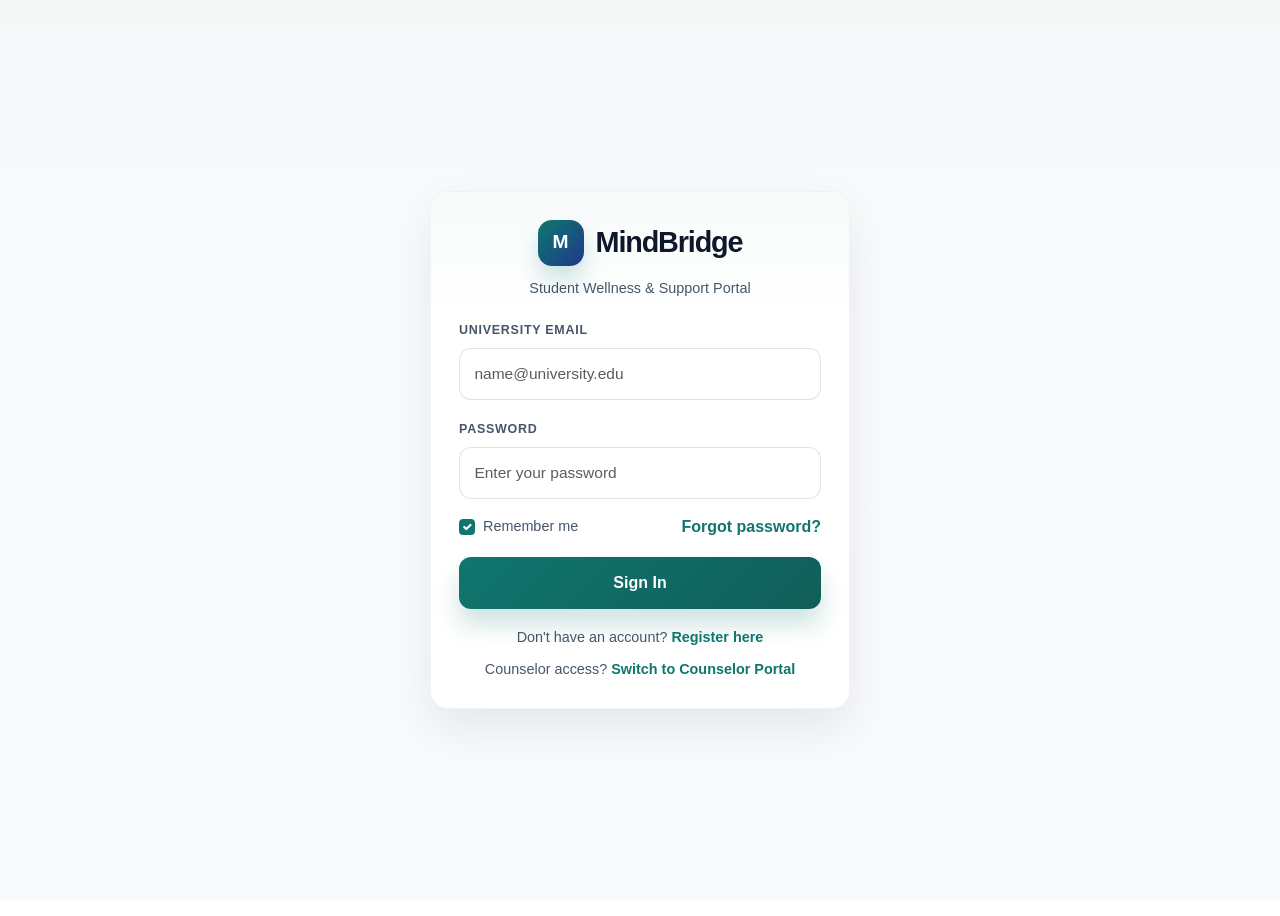
<file: frontend/index.html>
<!DOCTYPE html>
<html lang="en">
<head>
  <meta charset="UTF-8">
  <meta name="viewport" content="width=device-width, initial-scale=1.0">
  <meta http-equiv="refresh" content="0; url=student/login.html">
  <title>MindBridge | Redirecting</title>
  <style>
    :root {
      color-scheme: light;
      font-family: "Segoe UI", sans-serif;
      background: #f8fafc;
      color: #0f172a;
    }
    body {
      min-height: 100vh;
      margin: 0;
      display: grid;
      place-items: center;
      padding: 24px;
      box-sizing: border-box;
      background: linear-gradient(145deg, #ecfeff, #f8fafc 55%, #eff6ff);
    }
    main {
      width: min(100%, 420px);
      padding: 36px 28px;
      box-sizing: border-box;
      text-align: center;
      background: rgba(255, 255, 255, 0.94);
      border: 1px solid rgba(148, 163, 184, 0.2);
      border-radius: 18px;
      box-shadow: 0 20px 45px rgba(15, 23, 42, 0.1);
    }
    .spinner {
      width: 42px;
      height: 42px;
      margin: 0 auto 20px;
      border: 4px solid #ccfbf1;
      border-top-color: #0f766e;
      border-radius: 50%;
      animation: spin 0.8s linear infinite;
    }
    h1 {
      margin: 0 0 10px;
      font-size: 1.35rem;
      letter-spacing: -0.02em;
    }
    p {
      margin: 0;
      color: #475569;
      line-height: 1.6;
      font-size: 0.95rem;
    }
    a {
      color: #0f766e;
      font-weight: 700;
    }
    @keyframes spin {
      to { transform: rotate(360deg); }
    }
  </style>
</head>
<body>
  <main>
    <div class="spinner" aria-hidden="true"></div>
    <h1>Redirecting to MindBridge Student Portal...</h1>
    <p>If you are not redirected automatically, <a href="student/login.html">open the Student Portal</a>.</p>
  </main>
</body>
</html>
</file>
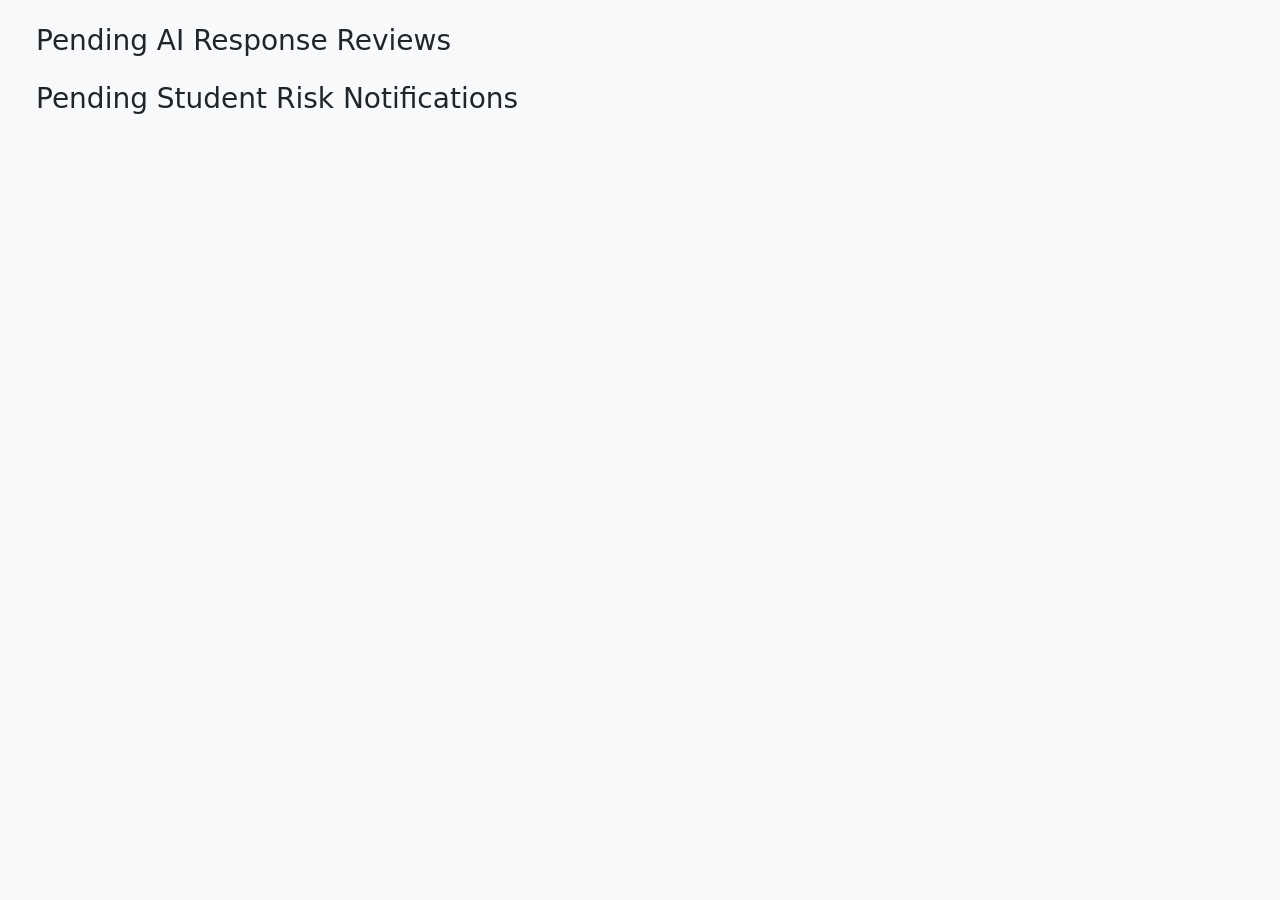
<file: frontend/counselor/ai-reviews.html>
<!DOCTYPE html>
<html lang="en">
<head>
  <meta charset="UTF-8">
  <title>Counselor AI Review Queue</title>
  <link href="https://cdn.jsdelivr.net/npm/bootstrap@5.3.0/dist/css/bootstrap.min.css" rel="stylesheet">
</head>
<body class="bg-light p-4">
  <div class="container-fluid">
    <h3 class="mb-4">Pending AI Response Reviews</h3>
    <div id="reviews-container"></div>
    <h3 class="my-4">Pending Student Risk Notifications</h3>
    <div id="risk-flags-container"></div>
  </div>

  <script>
    let sessionToken = null;

    document.addEventListener('DOMContentLoaded', function () {
      const storedUser = JSON.parse(sessionStorage.getItem('mindbridge_user') || 'null');
      sessionToken = sessionStorage.getItem('mindbridge_session_token');
      if (!storedUser || storedUser.role !== 'COUNSELOR' || !sessionToken) {
        UI.navigateToPage('counselor_login');
        return;
      }

      UI.activateCounselorNavigation('counselor-reviews');
      loadPendingReviews();
      loadPendingRiskFlags();
    });

    function loadPendingReviews() {
      google.script.run.withSuccessHandler(function (result) {
        if (!result || !result.success) {
          showReviewMessage((result && result.error) || 'Unable to load pending reviews.', 'danger');
          return;
        }

        renderReviews(result.data || []);
      }).withFailureHandler(function (error) {
        showReviewMessage(error && error.message ? error.message : 'Unable to load pending reviews.', 'danger');
      }).getPendingAIReviews(sessionToken);
    }

    function loadPendingRiskFlags() {
      google.script.run.withSuccessHandler(function (result) {
        if (!result || !result.success) {
          renderRiskMessage((result && result.error) || 'Unable to load risk notifications.', 'danger');
          return;
        }
        renderRiskFlags(result.data || []);
      }).withFailureHandler(function (error) {
        renderRiskMessage(error && error.message ? error.message : 'Unable to load risk notifications.', 'danger');
      }).getPendingRiskFlags(sessionToken);
    }

    function renderRiskMessage(message, type) {
      const container = document.getElementById('risk-flags-container');
      const alert = document.createElement('div');
      alert.className = 'alert alert-' + type;
      alert.textContent = message;
      container.replaceChildren(alert);
    }

    function renderRiskFlags(flags) {
      const container = document.getElementById('risk-flags-container');
      container.replaceChildren();
      if (!flags.length) {
        renderRiskMessage('No pending risk notifications.', 'info');
        return;
      }
      flags.forEach(function (flag) {
        const card = document.createElement('section');
        card.className = 'card mb-3 shadow-sm';
        const body = document.createElement('div');
        body.className = 'card-body';
        const heading = document.createElement('h5');
        heading.className = 'card-title';
        heading.textContent = 'Risk notification · ' + flag.trigger_type;
        const details = document.createElement('p');
        details.className = 'card-text';
        const profile = Array.isArray(flag.student_profiles) ? flag.student_profiles[0] : flag.student_profiles;
        const studentNumber = profile && profile.student_number ? profile.student_number : flag.student_id;
        details.textContent = 'Student: ' + studentNumber + ' · Priority: ' + (flag.priority || flag.severity) +
          (flag.trigger_value ? ' · Rule: ' + flag.trigger_value : '') +
          ' · Received: ' + (flag.created_at || 'Date unavailable');
        body.append(heading, details);
        const actions = document.createElement('div');
        actions.className = 'card-footer bg-white text-end';
        [['Mark reviewed', 'REVIEWED'], ['Follow up', 'FOLLOW_UP'], ['Close', 'CLOSED']].forEach(function (option) {
          const button = document.createElement('button');
          button.type = 'button';
          button.className = 'btn btn-outline-secondary me-2';
          button.textContent = option[0];
          button.addEventListener('click', function () {
            reviewRiskFlag(flag.id, option[1], button);
          });
          actions.appendChild(button);
        });
        card.append(body, actions);
        container.appendChild(card);
      });
    }

    function reviewRiskFlag(riskFlagId, status, button) {
      button.disabled = true;
      google.script.run.withSuccessHandler(function (result) {
        if (!result || !result.success) {
          button.disabled = false;
          alert((result && result.error) || 'Unable to update risk notification.');
          return;
        }
        const card = button.closest('.card');
        if (card) card.remove();
        if (!document.getElementById('risk-flags-container').children.length) {
          renderRiskMessage('No pending risk notifications.', 'info');
        }
      }).withFailureHandler(function (error) {
        button.disabled = false;
        alert(error && error.message ? error.message : 'Unable to update risk notification.');
      }).processRiskFlagReview(sessionToken, riskFlagId, status);
    }

    function showReviewMessage(message, type) {
      const container = document.getElementById('reviews-container');
      const alert = document.createElement('div');
      alert.className = 'alert alert-' + type;
      alert.textContent = message;
      container.replaceChildren(alert);
    }

    function renderReviews(items) {
      const container = document.getElementById('reviews-container');

      if (!items.length) {
        showReviewMessage('No pending AI reviews at the moment.', 'info');
        return;
      }

      container.replaceChildren();
      items.forEach(function (item) {
        const studentMessage = item.student_message && item.student_message.message
          ? item.student_message.message
          : 'Original student message unavailable: this review record has no linked message.';
        const card = document.createElement('div');
        card.className = 'card mb-3 shadow-sm';
        card.id = 'card-stage-' + item.id;

        const header = document.createElement('div');
        header.className = 'card-header bg-white d-flex justify-content-between align-items-center';
        const badge = document.createElement('span');
        badge.className = 'badge bg-warning text-dark';
        badge.textContent = 'PENDING REVIEW';
        const received = document.createElement('small');
        received.className = 'text-muted';
        received.textContent = 'Received: ' + (item.student_message && item.student_message.created_at
          ? new Date(item.student_message.created_at).toLocaleString()
          : new Date(item.created_at).toLocaleString());
        header.append(badge, received);

        const body = document.createElement('div');
        body.className = 'card-body';
        const row = document.createElement('div');
        row.className = 'row';
        const studentColumn = document.createElement('div');
        studentColumn.className = 'col-md-6 border-end';
        const studentHeading = document.createElement('h6');
        const studentLabel = item.student && item.student.student_number
          ? 'Student Input · ' + item.student.student_number + ':'
          : 'Student Input · identifier unavailable:';
        studentHeading.textContent = studentLabel;
        const quote = document.createElement('blockquote');
        quote.className = 'blockquote fs-6 bg-light p-2 rounded';
        quote.textContent = studentMessage;
        studentColumn.append(studentHeading, quote);
        const draftColumn = document.createElement('div');
        draftColumn.className = 'col-md-6';
        const draftHeading = document.createElement('h6');
        draftHeading.textContent = item.model_name === 'AI_UNAVAILABLE'
          ? 'Automated draft unavailable — compose a counselor response:'
          : 'AI-Generated Draft Response:';
        const draft = document.createElement('textarea');
        draft.id = 'draft-text-' + item.id;
        draft.className = 'form-control mb-2';
        draft.rows = 6;
        draft.value = item.ai_response || '';
        draftColumn.append(draftHeading, draft);
        row.append(studentColumn, draftColumn);
        body.appendChild(row);

        const footer = document.createElement('div');
        footer.className = 'card-footer bg-white text-end';
        [
          ['Reject Draft', 'REJECTED', 'btn btn-outline-danger me-2'],
          ['Approve with Edits', 'EDITED', 'btn btn-outline-secondary me-2'],
          ['Approve & Send', 'APPROVED', 'btn btn-success']
        ].forEach(function (buttonInfo) {
          const button = document.createElement('button');
          button.type = 'button';
          button.className = buttonInfo[2];
          button.textContent = buttonInfo[0];
          if (item.model_name === 'AI_UNAVAILABLE' && buttonInfo[1] === 'APPROVED') {
            button.disabled = true;
            button.title = 'Write a response and choose Approve with Edits.';
          }
          if (!item.student_message && buttonInfo[1] !== 'REJECTED') {
            button.disabled = true;
            button.title = 'Sending is blocked because the original student message is not linked.';
          }
          button.addEventListener('click', function () {
            reviewAction(item.id, buttonInfo[1]);
          });
          footer.appendChild(button);
        });
        card.append(header, body, footer);
        container.appendChild(card);
      });
    }

    function reviewAction(reviewId, action) {
      const draft = document.getElementById('draft-text-' + reviewId);
      const draftText = draft ? draft.value : '';
      const comment = 'Reviewed via counselor dashboard';
      const card = document.getElementById('card-stage-' + reviewId);
      const buttons = card ? Array.from(card.querySelectorAll('button')) : [];
      buttons.forEach(function (button) { button.disabled = true; });

      google.script.run.withSuccessHandler(function (result) {
        if (result && result.success) {
          if (card) {
            card.remove();
          }
          alert(action === 'REJECTED' ? 'Review decision saved.' : 'Counselor response saved and delivered to the conversation.');
          if (!document.getElementById('reviews-container').children.length) {
            loadPendingReviews();
          }
        } else {
          buttons.forEach(function (button) { button.disabled = false; });
          alert('Execution Error: ' + ((result && result.error) || 'Review failed.'));
        }
      }).withFailureHandler(function (error) {
        buttons.forEach(function (button) { button.disabled = false; });
        alert('Execution Error: ' + (error && error.message ? error.message : 'Review failed.'));
      }).processCounselorReview(sessionToken, reviewId, action, draftText, comment);
    }
  </script>
</body>
</html>
</file>
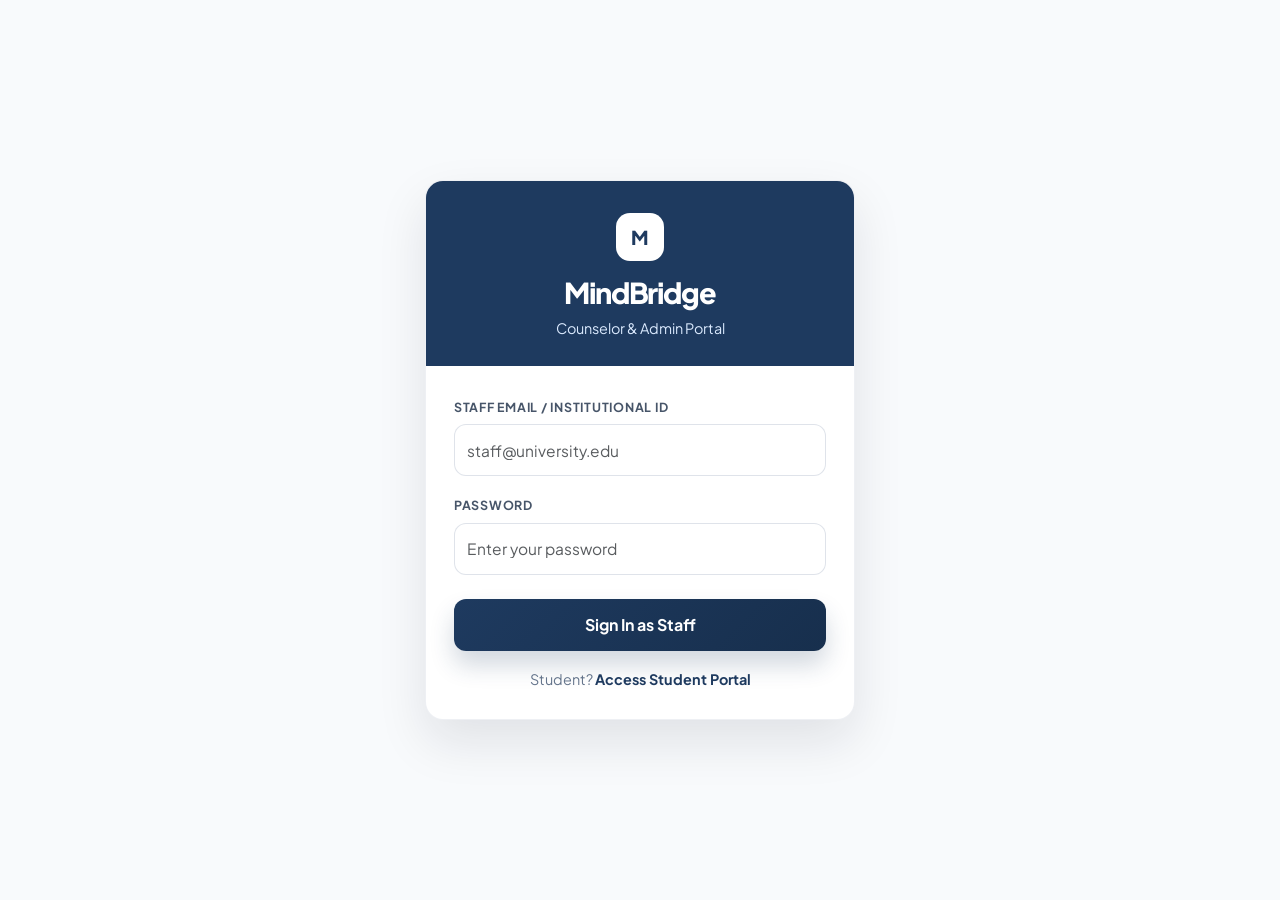
<file: frontend/counselor/login.html>
<!DOCTYPE html>
<html lang="en">
<head>
  <meta charset="UTF-8">
  <meta name="viewport" content="width=device-width, initial-scale=1.0">
  <title>MindBridge | Counselor Login</title>
  <link rel="preconnect" href="https://fonts.googleapis.com">
  <link rel="preconnect" href="https://fonts.gstatic.com" crossorigin>
  <link href="https://fonts.googleapis.com/css2?family=Plus+Jakarta+Sans:wght@400;500;600;700;800&display=swap" rel="stylesheet">
  <link href="https://cdn.jsdelivr.net/npm/bootstrap@5.3.0/dist/css/bootstrap.min.css" rel="stylesheet">
  <style>
    :root { --slate-blue: #1e3a5f; --slate-blue-dark: #172f4d; }
    body { min-height: 100vh; display: grid; place-items: center; padding: 24px 16px; margin: 0; background: #f8fafc; font-family: "Plus Jakarta Sans", "Segoe UI", sans-serif; }
    .login-card { width: min(100%, 430px); overflow: hidden; background: #fff; border: 1px solid rgba(148, 163, 184, 0.16); border-radius: 18px; box-shadow: 0 22px 50px rgba(15, 23, 42, 0.1); }
    .login-header { padding: 32px 28px 26px; text-align: center; color: #fff; background: var(--slate-blue); }
    .brand-mark { width: 48px; height: 48px; display: grid; place-items: center; margin: 0 auto 14px; border-radius: 14px; color: var(--slate-blue); background: #fff; font-size: 1.2rem; font-weight: 800; }
    .brand-name { margin: 0; font-size: 1.8rem; font-weight: 800; letter-spacing: -0.04em; }
    .brand-subtitle { margin: 8px 0 0; color: #dbeafe; font-size: 0.9rem; }
    .login-body { padding: 28px; }
    .form-label { margin-bottom: 8px; color: #475569; font-size: 0.78rem; font-weight: 700; letter-spacing: 0.06em; text-transform: uppercase; }
    .form-control { height: 52px; border: 1px solid rgba(148, 163, 184, 0.3); border-radius: 12px; font-size: 0.97rem; }
    .form-control:focus { border-color: rgba(30, 58, 95, 0.55); box-shadow: 0 0 0 4px rgba(30, 58, 95, 0.12); }
    .btn-staff { width: 100%; height: 52px; border: 0; border-radius: 12px; color: #fff; background: linear-gradient(135deg, var(--slate-blue), var(--slate-blue-dark)); box-shadow: 0 14px 24px rgba(30, 58, 95, 0.2); font-weight: 700; }
    .btn-staff:hover { color: #fff; background: linear-gradient(135deg, var(--slate-blue), var(--slate-blue-dark)); }
    .btn-staff:disabled { cursor: wait; opacity: 0.85; }
    .loading-state { display: none; align-items: center; justify-content: center; gap: 8px; }
    .btn-staff.is-loading .normal-state { display: none; }
    .btn-staff.is-loading .loading-state { display: inline-flex; }
    .spinner-border { width: 0.9rem; height: 0.9rem; border-width: 0.12rem; }
    .switcher { margin: 18px 0 0; color: #64748b; font-size: 0.9rem; text-align: center; }
    .switcher a { color: var(--slate-blue); font-weight: 700; text-decoration: none; }
    .switcher a:hover { text-decoration: underline; }
  </style>
</head>
<body>
  <main class="login-card">
    <header class="login-header">
      <div class="brand-mark" aria-hidden="true">M</div>
      <h1 class="brand-name">MindBridge</h1>
      <p class="brand-subtitle">Counselor &amp; Admin Portal</p>
    </header>
    <section class="login-body">
      <form id="counselorLoginForm" novalidate>
        <div class="mb-3">
          <label for="staffEmail" class="form-label">Staff Email / Institutional ID</label>
          <input type="text" id="staffEmail" class="form-control" placeholder="staff@university.edu" autocomplete="username" required>
        </div>
        <div class="mb-4">
          <label for="staffPassword" class="form-label">Password</label>
          <input type="password" id="staffPassword" class="form-control" placeholder="Enter your password" autocomplete="current-password" required>
        </div>
        <button type="submit" class="btn btn-staff" id="staffSignInButton">
          <span class="normal-state">Sign In as Staff</span>
          <span class="loading-state"><span class="spinner-border" role="status" aria-hidden="true"></span>Signing in...</span>
        </button>
      </form>
      <p class="switcher">Student? <a href="?page=login">Access Student Portal</a></p>
    </section>
  </main>
  <script>
    const form = document.getElementById('counselorLoginForm');
    const button = document.getElementById('staffSignInButton');

    function showAuthError(message) {
      const existing = document.getElementById('counselorAuthError');
      if (existing) {
        existing.remove();
      }

      const alertDiv = document.createElement('div');
      alertDiv.id = 'counselorAuthError';
      alertDiv.className = 'alert alert-danger mt-3';
      alertDiv.setAttribute('role', 'alert');
      alertDiv.textContent = message;
      form.parentNode.insertBefore(alertDiv, form.nextSibling);
    }

    form.addEventListener('submit', function (event) {
      event.preventDefault();
      if (!form.checkValidity()) { form.reportValidity(); return; }

      const email = document.getElementById('staffEmail').value.trim();
      const password = document.getElementById('staffPassword').value;

      button.disabled = true;
      button.classList.add('is-loading');

      google.script.run.withSuccessHandler(function (result) {
        button.disabled = false;
        button.classList.remove('is-loading');

        if (result && result.success) {
          sessionStorage.setItem('mindbridge_user', JSON.stringify(result.user));
          if (result.sessionToken) {
            sessionStorage.setItem('mindbridge_session_token', result.sessionToken);
          }
          UI.navigateToPage('counselor');
          return;
        }

        showAuthError((result && result.error) ? result.error : 'Invalid credentials');
      }).withFailureHandler(function (error) {
        button.disabled = false;
        button.classList.remove('is-loading');
        showAuthError(error && error.message ? error.message : 'Unable to sign in right now.');
      }).loginUser(email, password, 'COUNSELOR');
    });
  </script>
</body>
</html>
</file>
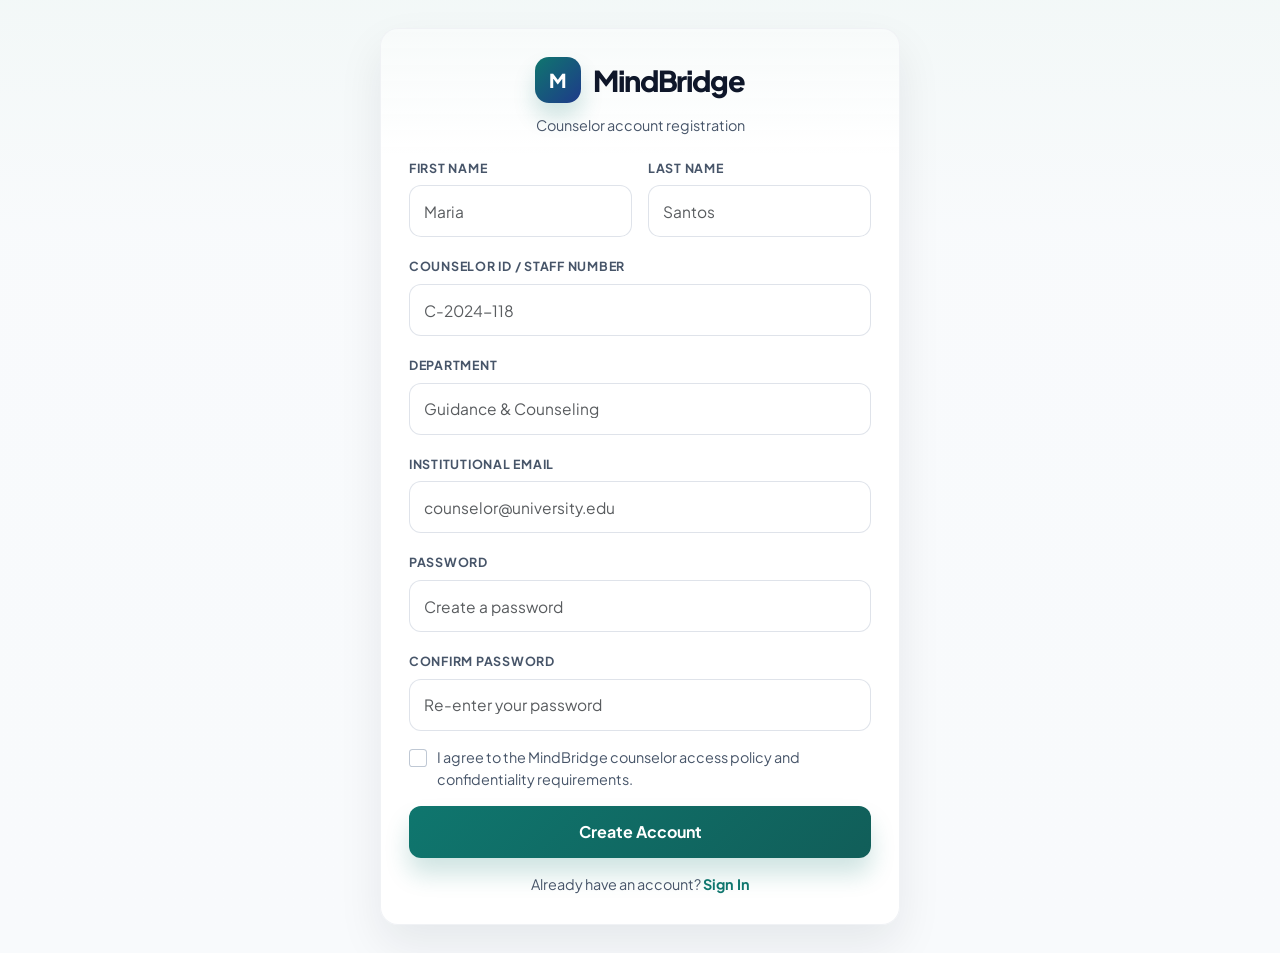
<file: frontend/counselor/register.html>
<!DOCTYPE html>
<html lang="en">
<head>
  <meta charset="UTF-8">
  <meta name="viewport" content="width=device-width, initial-scale=1.0">
  <title>MindBridge | Counselor Registration</title>
  <link rel="preconnect" href="https://fonts.googleapis.com">
  <link rel="preconnect" href="https://fonts.gstatic.com" crossorigin>
  <link href="https://fonts.googleapis.com/css2?family=Plus+Jakarta+Sans:wght@400;500;600;700;800&display=swap" rel="stylesheet">
  <link href="https://cdn.jsdelivr.net/npm/bootstrap@5.3.0/dist/css/bootstrap.min.css" rel="stylesheet">
  <style>
    body {
      min-height: 100vh;
      display: grid;
      place-items: center;
      background: linear-gradient(180deg, rgba(15, 118, 110, 0.05), rgba(248, 250, 252, 0.96) 25%, #f8fafc 100%);
      font-family: "Plus Jakarta Sans", "Segoe UI", sans-serif;
      padding: 28px 16px;
    }
    .register-card {
      width: min(100%, 520px);
      background: rgba(255, 255, 255, 0.96);
      border: 1px solid rgba(148, 163, 184, 0.14);
      border-radius: 18px;
      box-shadow: 0 20px 45px rgba(15, 23, 42, 0.08);
      overflow: hidden;
      backdrop-filter: blur(10px);
    }
    .register-header {
      padding: 28px 28px 18px;
      text-align: center;
      background: linear-gradient(180deg, rgba(15, 118, 110, 0.03), rgba(255, 255, 255, 0.8));
    }
    .brand-lockup {
      display: inline-flex;
      align-items: center;
      justify-content: center;
      gap: 12px;
      margin-bottom: 12px;
    }
    .brand-mark {
      width: 46px;
      height: 46px;
      display: grid;
      place-items: center;
      border-radius: 14px;
      background: linear-gradient(135deg, #0f766e, #1e3a8a);
      color: #fff;
      font-size: 1.2rem;
      font-weight: 800;
      box-shadow: 0 14px 22px rgba(15, 118, 110, 0.2);
    }
    .brand-name {
      margin: 0;
      font-weight: 800;
      font-size: 1.8rem;
      letter-spacing: -0.04em;
      color: #0f172a;
    }
    .brand-subtitle {
      margin: 0;
      color: #475569;
      font-size: 0.9rem;
      line-height: 1.5;
    }
    .register-body {
      padding: 0 28px 28px;
    }
    .form-label {
      font-size: 0.78rem;
      letter-spacing: 0.06em;
      text-transform: uppercase;
      font-weight: 700;
      color: #475569;
      margin-bottom: 8px;
    }
    .form-control, .form-select {
      height: 52px;
      border-radius: 12px;
      border: 1px solid rgba(148, 163, 184, 0.3);
      background: #fff;
      font-size: 0.97rem;
      padding: 0.8rem 0.9rem;
      transition: border-color 0.2s ease, box-shadow 0.2s ease;
    }
    .form-control:focus, .form-select:focus {
      border-color: rgba(15, 118, 110, 0.5);
      box-shadow: 0 0 0 4px rgba(15, 118, 110, 0.12);
      outline: none;
    }
    .form-check {
      display: flex;
      align-items: flex-start;
      gap: 10px;
      margin: 0 0 18px;
      color: #475569;
      font-size: 0.9rem;
      line-height: 1.5;
    }
    .form-check-input {
      width: 18px;
      height: 18px;
      margin-top: 2px;
      border-color: rgba(148, 163, 184, 0.6);
    }
    .form-check-input:checked {
      background-color: #0f766e;
      border-color: #0f766e;
    }
    .btn-primary {
      width: 100%;
      height: 52px;
      border: none;
      border-radius: 12px;
      background: linear-gradient(135deg, #0f766e, #115e59);
      color: #fff;
      font-weight: 700;
      font-size: 1rem;
      box-shadow: 0 16px 25px rgba(15, 118, 110, 0.2);
      transition: transform 0.2s ease, box-shadow 0.2s ease, opacity 0.2s ease;
    }
    .btn-primary:hover {
      transform: translateY(-1px);
      background: linear-gradient(135deg, #0f766e, #115e59);
      box-shadow: 0 18px 30px rgba(15, 118, 110, 0.24);
    }
    .btn-primary:disabled {
      opacity: 0.85;
      cursor: wait;
    }
    .loading-state {
      display: none;
      align-items: center;
      justify-content: center;
      gap: 8px;
    }
    .btn-primary.is-loading .normal-state {
      display: none;
    }
    .btn-primary.is-loading .loading-state {
      display: inline-flex;
    }
    .spinner-border {
      width: 0.9rem;
      height: 0.9rem;
      border-width: 0.12rem;
    }
    .signin-link {
      margin-top: 16px;
      text-align: center;
      color: #475569;
      font-size: 0.9rem;
    }
    .signin-link a {
      color: #0f766e;
      font-weight: 700;
      text-decoration: none;
    }
    .signin-link a:hover {
      color: #115e59;
      text-decoration: underline;
    }
    .text-danger {
      font-size: 0.8rem;
      margin-top: 6px;
      display: block;
    }
    .password-error {
      display: none;
    }
    @media (max-width: 420px) {
      .register-header, .register-body {
        padding-left: 18px;
        padding-right: 18px;
      }
    }
  </style>
</head>
<body>
  <div class="register-card">
    <div class="register-header">
      <div class="brand-lockup">
        <div class="brand-mark">M</div>
        <h1 class="brand-name">MindBridge</h1>
      </div>
      <p class="brand-subtitle">Counselor account registration</p>
    </div>
    <div class="register-body">
      <div id="counselorRegistrationMessage" class="alert alert-warning" role="status" hidden></div>
      <form id="counselorRegisterForm" novalidate>
        <div class="row g-3 mb-3">
          <div class="col-md-6">
            <label for="firstName" class="form-label">First Name</label>
            <input type="text" id="firstName" class="form-control" placeholder="Maria" required>
          </div>
          <div class="col-md-6">
            <label for="lastName" class="form-label">Last Name</label>
            <input type="text" id="lastName" class="form-control" placeholder="Santos" required>
          </div>
        </div>
        <div class="mb-3">
          <label for="staffId" class="form-label">Counselor ID / Staff Number</label>
          <input type="text" id="staffId" class="form-control" placeholder="C-2024-118" required>
        </div>
        <div class="mb-3">
          <label for="department" class="form-label">Department</label>
          <input type="text" id="department" class="form-control" placeholder="Guidance & Counseling" required>
        </div>
        <div class="mb-3">
          <label for="email" class="form-label">Institutional Email</label>
          <input type="email" id="email" class="form-control" placeholder="counselor@university.edu" required>
        </div>
        <div class="mb-3">
          <label for="password" class="form-label">Password</label>
          <input type="password" id="password" class="form-control" placeholder="Create a password" required>
        </div>
        <div class="mb-3">
          <label for="confirmPassword" class="form-label">Confirm Password</label>
          <input type="password" id="confirmPassword" class="form-control" placeholder="Re-enter your password" required>
          <span id="passwordError" class="text-danger password-error">Passwords do not match.</span>
        </div>
        <div class="form-check mb-3">
          <input class="form-check-input" type="checkbox" id="consentCheck" required>
          <label class="form-check-label" for="consentCheck">
            I agree to the MindBridge counselor access policy and confidentiality requirements.
          </label>
        </div>
        <button type="submit" class="btn btn-primary" id="registerButton">
          <span class="normal-state">Create Account</span>
          <span class="loading-state">
            <span class="spinner-border" role="status" aria-hidden="true"></span>
            Creating Account...
          </span>
        </button>
      </form>
      <div class="signin-link">
        Already have an account? <a href="?page=counselor_login">Sign In</a>
      </div>
    </div>
  </div>
  <script>
    const form = document.getElementById('counselorRegisterForm');
    const password = document.getElementById('password');
    const confirmPassword = document.getElementById('confirmPassword');
    const passwordError = document.getElementById('passwordError');
    function validatePasswords() {
      const matches = password.value && confirmPassword.value && password.value === confirmPassword.value;
      passwordError.style.display = matches || (!password.value && !confirmPassword.value) ? 'none' : 'block';
      return matches;
    }
    password.addEventListener('input', validatePasswords);
    confirmPassword.addEventListener('input', validatePasswords);
    form.addEventListener('submit', function (event) {
      event.preventDefault();
      const formValid = form.checkValidity();
      if (!formValid) {
        form.reportValidity();
        return;
      }
      if (!validatePasswords()) {
        confirmPassword.focus();
        return;
      }
      const message = document.getElementById('counselorRegistrationMessage');
      message.textContent = 'Counselor self-registration is not connected to an approved account-creation service. Please contact your MindBridge administrator.';
      message.hidden = false;
    });
  </script>
</body>
</html>
</file>
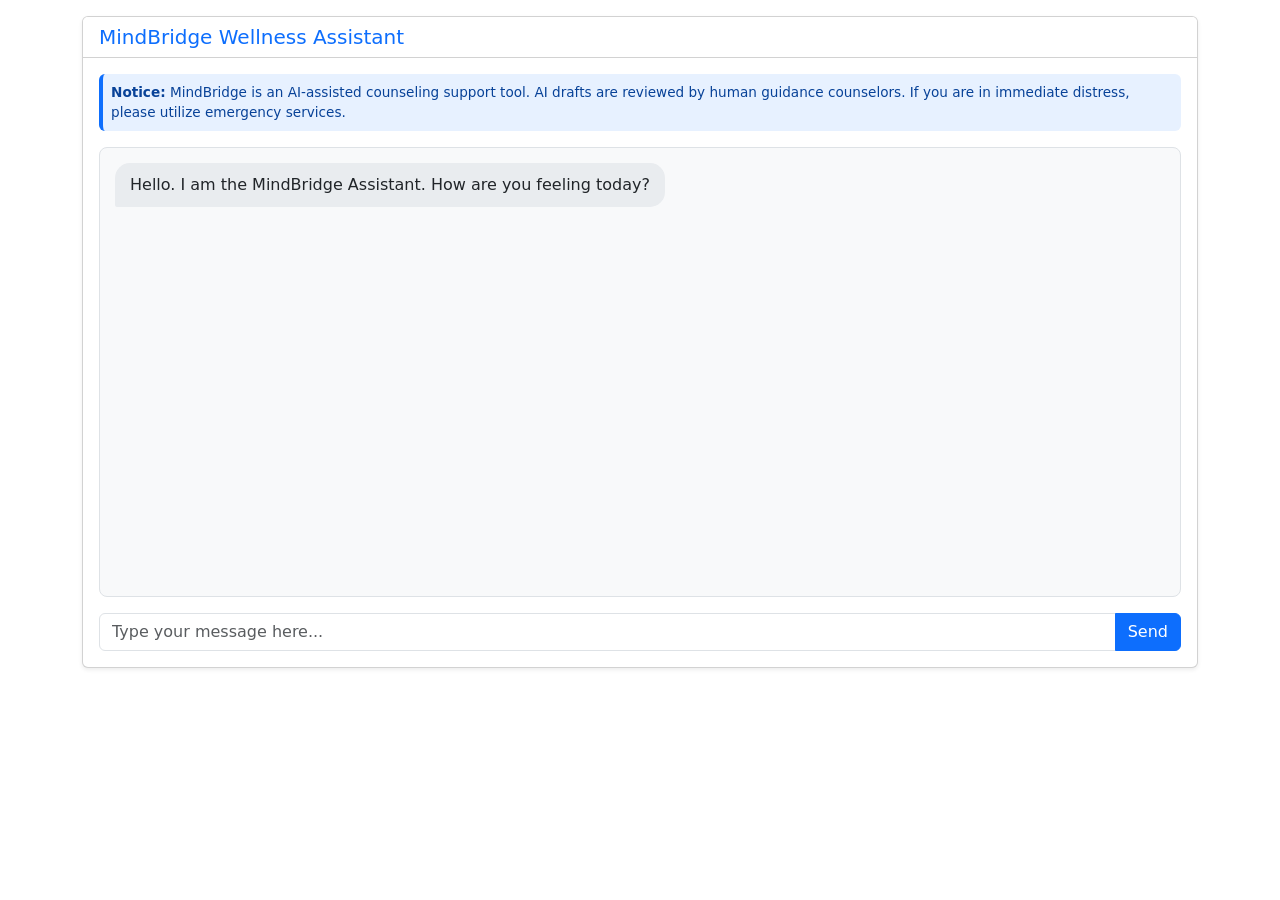
<file: frontend/student/chatbot.html>
<!DOCTYPE html>
<html lang="en">
<head>
  <meta charset="UTF-8">
  <title>MindBridge - Wellness Support Assistant</title>
  <link href="https://cdn.jsdelivr.net/npm/bootstrap@5.3.0/dist/css/bootstrap.min.css" rel="stylesheet">
  <style>
    .chat-container { height: 450px; overflow-y: auto; border: 1px solid #dee2e6; border-radius: 8px; padding: 15px; background: #f8f9fa; }
    .msg-bubble { max-width: 75%; padding: 10px 15px; border-radius: 15px; margin-bottom: 12px; }
    .msg-student { background-color: #0d6efd; color: white; margin-left: auto; border-bottom-right-radius: 2px; }
    .msg-ai { background-color: #e9ecef; color: #212529; margin-right: auto; border-bottom-left-radius: 2px; }
    .msg-system { background-color: #fff3cd; color: #664d03; margin: auto; text-align: center; border: 1px solid #ffe69c; }
    .disclaimer-banner { font-size: 0.85rem; background-color: #e7f1ff; color: #084298; border-left: 4px solid #0d6efd; }
  </style>
</head>
<body class="p-3">
  <div class="container max-w-lg">
    <div class="card shadow-sm">
      <div class="card-header bg-white">
        <h5 class="card-title text-primary mb-0">MindBridge Wellness Assistant</h5>
      </div>
      <div class="card-body">
        <div class="p-2 mb-3 disclaimer-banner rounded">
          <strong>Notice:</strong> MindBridge is an AI-assisted counseling support tool. AI drafts are reviewed by human guidance counselors. If you are in immediate distress, please utilize emergency services.
        </div>

        <div id="crisis-alert-area"></div>

        <div id="chat-window" class="chat-container d-flex flex-column">
          <div class="msg-bubble msg-ai">
            Hello. I am the MindBridge Assistant. How are you feeling today?
          </div>
        </div>

        <div class="input-group mt-3">
          <input type="text" id="chat-input" class="form-control" placeholder="Type your message here..." onkeydown="if(event.key==='Enter') sendMessage()">
          <button class="btn btn-primary" onclick="sendMessage()">Send</button>
        </div>
      </div>
    </div>
  </div>

  <script>
    let activeSessionId = null;
    let sessionToken = null;

    document.addEventListener('DOMContentLoaded', function () {
      UI.activateStudentNavigation();
      const storedUser = JSON.parse(sessionStorage.getItem('mindbridge_user') || 'null');
      sessionToken = sessionStorage.getItem('mindbridge_session_token');
      if (!storedUser || storedUser.role !== 'STUDENT' || !sessionToken) {
        UI.navigateToPage('login');
        return;
      }

      google.script.run.withSuccessHandler(function (result) {
        if (result && result.success) {
          activeSessionId = result.sessionId;
        } else {
          console.error(result && result.error ? result.error : 'Unable to create an active session.');
          appendMessage('SYSTEM', 'Session unavailable. Please refresh or sign in again.');
        }
      }).withFailureHandler(function (error) {
        console.error(error);
        appendMessage('SYSTEM', 'A system error occurred while loading your session.');
      }).getOrCreateActiveSession(sessionToken);
    });

    function sendMessage() {
      const inputEl = document.getElementById('chat-input');
      const text = inputEl.value.trim();
      if (!text || !activeSessionId || !sessionToken) return;

      appendMessage('STUDENT', text);
      inputEl.value = '';
      const sendButton = document.getElementById('chat-send-button');
      if (sendButton) {
        sendButton.disabled = true;
        sendButton.textContent = 'Sending…';
      }

      UI.runServerFunction('processStudentMessage', [sessionToken, activeSessionId, text], function(response) {
        if (sendButton) {
          sendButton.disabled = false;
          sendButton.textContent = 'Send';
        }
        if (response.status === 'ERROR') {
          appendMessage('SYSTEM', response.message);
          if (response.crisisResources) displayCrisisResources(response.crisisResources);
          return;
        }
        if (response.status === 'OUT_OF_SCOPE') {
          appendMessage('SYSTEM', response.message);
        } else if (response.status === 'RISK_DETECTED') {
          appendMessage('SYSTEM', response.message);
          displayCrisisResources(response.crisisResources);
        } else if (response.status === 'WAITING_FOR_REVIEW') {
          appendMessage('SYSTEM', response.message);
        } else if (response.status === 'SYSTEM_FALLBACK') {
          appendMessage('SYSTEM', response.message);
        }
      }, function(error) {
        if (sendButton) {
          sendButton.disabled = false;
          sendButton.textContent = 'Send';
        }
        appendMessage('SYSTEM', error && error.message ? error.message : 'Unable to send your message. Please try again.');
      });
    }

    function appendMessage(sender, text) {
      const win = document.getElementById('chat-window');
      const div = document.createElement('div');
      div.className = 'msg-bubble ' + (sender === 'STUDENT' ? 'msg-student' : (sender === 'SYSTEM' ? 'msg-system' : 'msg-ai'));
      div.innerText = text;
      win.appendChild(div);
      win.scrollTop = win.scrollHeight;
    }

    function displayCrisisResources(resources) {
      const area = document.getElementById('crisis-alert-area');
      const alert = document.createElement('div');
      alert.className = 'alert alert-danger';
      alert.setAttribute('role', 'alert');
      const heading = document.createElement('h5');
      heading.className = 'alert-heading';
      heading.textContent = 'Configured support contacts — confirm availability';
      alert.appendChild(heading);
      const notice = document.createElement('p');
      notice.textContent = 'These contacts are configured for this application and have not been verified by MindBridge. If unavailable, contact local emergency services or go to the nearest emergency department.';
      alert.appendChild(notice);
      [resources.INSTITUTIONAL_HOTLINE, resources.NATIONAL_CRISIS_LINE, resources.EMERGENCY_SERVICES]
        .forEach(function (resource) {
          const paragraph = document.createElement('p');
          paragraph.className = 'mb-1';
          paragraph.textContent = resource;
          alert.appendChild(paragraph);
        });
      area.replaceChildren(alert);
    }
  </script>
</body>
</html>
</file>
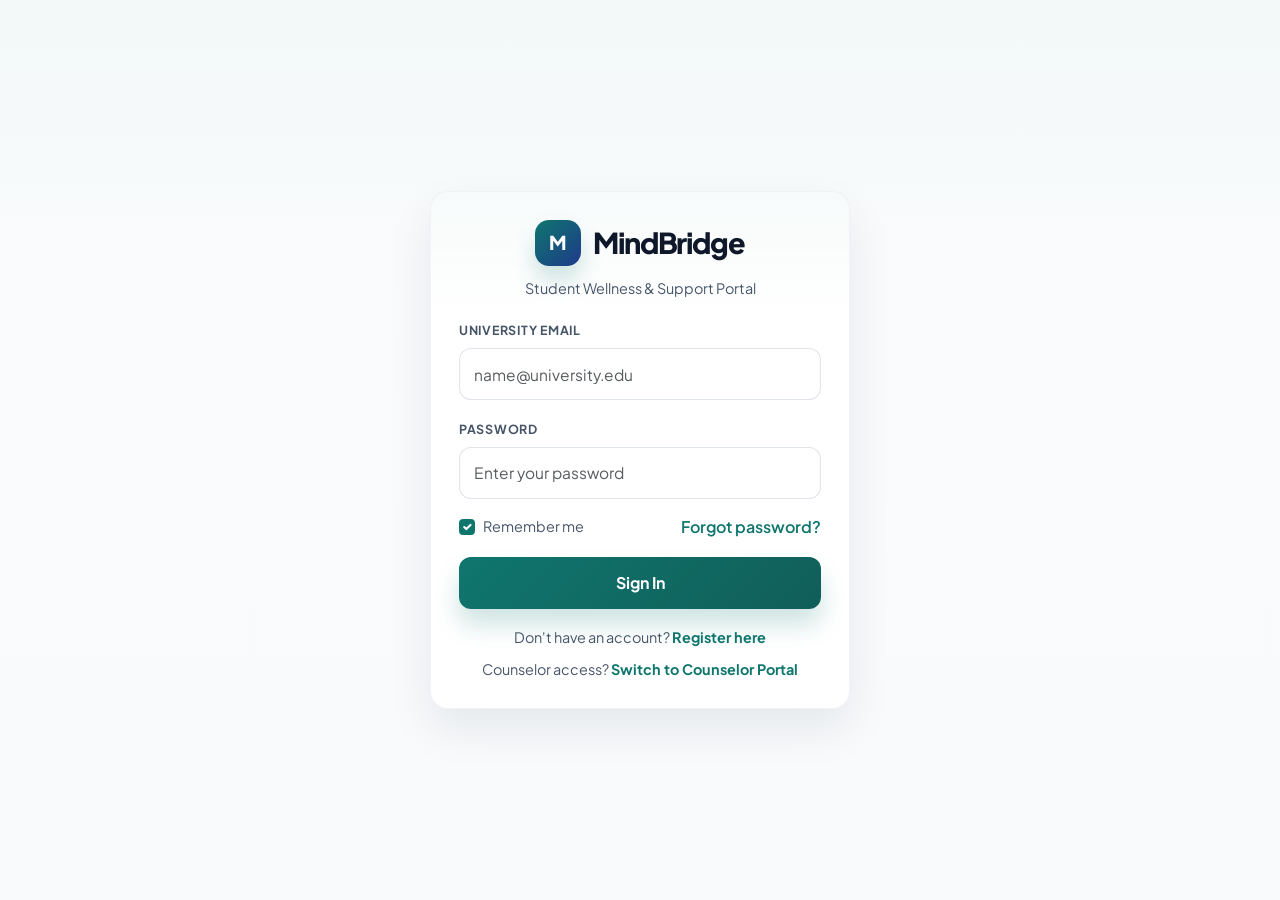
<file: frontend/student/login.html>
<!DOCTYPE html>
<html lang="en">
<head>
  <meta charset="UTF-8">
  <meta name="viewport" content="width=device-width, initial-scale=1.0">
  <title>MindBridge | Student Login</title>
  <link rel="preconnect" href="https://fonts.googleapis.com">
  <link rel="preconnect" href="https://fonts.gstatic.com" crossorigin>
  <link href="https://fonts.googleapis.com/css2?family=Plus+Jakarta+Sans:wght@400;500;600;700;800&display=swap" rel="stylesheet">
  <link href="https://cdn.jsdelivr.net/npm/bootstrap@5.3.0/dist/css/bootstrap.min.css" rel="stylesheet">
  <style>
    body {
      min-height: 100vh;
      display: grid;
      place-items: center;
      background: linear-gradient(180deg, rgba(15, 118, 110, 0.05), rgba(248, 250, 252, 0.96) 25%, #f8fafc 100%);
      font-family: "Plus Jakarta Sans", "Segoe UI", sans-serif;
    }
    .login-card {
      width: min(100%, 420px);
      background: rgba(255, 255, 255, 0.96);
      border: 1px solid rgba(148, 163, 184, 0.14);
      border-radius: 18px;
      box-shadow: 0 20px 45px rgba(15, 23, 42, 0.08);
      overflow: hidden;
      backdrop-filter: blur(10px);
    }
    .login-header {
      padding: 28px 28px 18px;
      text-align: center;
      background: linear-gradient(180deg, rgba(15, 118, 110, 0.03), rgba(255, 255, 255, 0.8));
    }
    .brand-lockup {
      display: inline-flex;
      align-items: center;
      justify-content: center;
      gap: 12px;
      margin-bottom: 12px;
    }
    .brand-mark {
      width: 46px;
      height: 46px;
      display: grid;
      place-items: center;
      border-radius: 14px;
      background: linear-gradient(135deg, #0f766e, #1e3a8a);
      color: #fff;
      font-size: 1.2rem;
      font-weight: 800;
      box-shadow: 0 14px 22px rgba(15, 118, 110, 0.2);
    }
    .brand-name {
      margin: 0;
      font-weight: 800;
      font-size: 1.8rem;
      line-height: 1.1;
      letter-spacing: -0.04em;
      color: #0f172a;
    }
    .brand-subtitle {
      margin: 0;
      color: #475569;
      font-size: 0.9rem;
      line-height: 1.5;
    }
    .login-body {
      padding: 0 28px 28px;
    }
    .form-label {
      font-size: 0.78rem;
      letter-spacing: 0.06em;
      text-transform: uppercase;
      font-weight: 700;
      color: #475569;
      margin-bottom: 8px;
    }
    .form-control {
      height: 52px;
      border-radius: 12px;
      border: 1px solid rgba(148, 163, 184, 0.3);
      background: #ffffff;
      box-shadow: none;
      color: #0f172a;
      font-size: 0.97rem;
      padding: 0.8rem 0.9rem;
      transition: border-color 0.2s ease, box-shadow 0.2s ease;
    }
    .form-control:focus {
      border-color: rgba(15, 118, 110, 0.5);
      box-shadow: 0 0 0 4px rgba(15, 118, 110, 0.12);
      background: #fff;
    }
    .options-row {
      display: flex;
      align-items: center;
      justify-content: space-between;
      gap: 10px;
      margin-top: 14px;
      margin-bottom: 18px;
    }
    .form-check {
      display: flex;
      align-items: center;
      gap: 8px;
      margin: 0;
      color: #475569;
      font-size: 0.9rem;
    }
    .form-check-input {
      width: 16px;
      height: 16px;
      border-color: rgba(148, 163, 184, 0.6);
      margin-top: 0;
    }
    .form-check-input:checked {
      background-color: #0f766e;
      border-color: #0f766e;
    }
    .reset-link, .portal-link {
      color: #0f766e;
      text-decoration: none;
      font-weight: 600;
    }
    .reset-link:hover, .portal-link:hover {
      color: #115e59;
      text-decoration: underline;
    }
    .btn-primary {
      width: 100%;
      height: 52px;
      border: none;
      border-radius: 12px;
      background: linear-gradient(135deg, #0f766e, #115e59);
      color: #fff;
      font-weight: 700;
      font-size: 1rem;
      box-shadow: 0 16px 25px rgba(15, 118, 110, 0.2);
      transition: transform 0.2s ease, box-shadow 0.2s ease, opacity 0.2s ease;
    }
    .btn-primary:hover {
      transform: translateY(-1px);
      box-shadow: 0 18px 30px rgba(15, 118, 110, 0.24);
      background: linear-gradient(135deg, #0f766e, #115e59);
    }
    .btn-primary:disabled {
      opacity: 0.85;
      cursor: wait;
    }
    .loading-state {
      display: none;
      align-items: center;
      justify-content: center;
      gap: 8px;
    }
    .btn-primary.is-loading .normal-state {
      display: none;
    }
    .btn-primary.is-loading .loading-state {
      display: inline-flex;
    }
    .spinner-border {
      width: 0.9rem;
      height: 0.9rem;
      border-width: 0.12rem;
    }
    .switcher {
      margin-top: 18px;
      text-align: center;
      color: #475569;
      font-size: 0.9rem;
    }
    .switcher-counselor {
      margin-top: 10px;
    }
    .portal-link {
      font-weight: 700;
    }
    @media (max-width: 420px) {
      .login-header, .login-body {
        padding-left: 18px;
        padding-right: 18px;
      }
    }
  </style>
</head>
<body>
  <div class="login-card">
    <div class="login-header">
      <div class="brand-lockup">
        <div class="brand-mark">M</div>
        <h1 class="brand-name">MindBridge</h1>
      </div>
      <p class="brand-subtitle">Student Wellness &amp; Support Portal</p>
    </div>
    <div class="login-body">
      <form id="studentLoginForm" novalidate>
        <div class="mb-3">
          <label for="studentEmail" class="form-label">University Email</label>
          <input type="email" id="studentEmail" class="form-control" placeholder="name@university.edu" required>
        </div>
        <div class="mb-3">
          <label for="studentPassword" class="form-label">Password</label>
          <input type="password" id="studentPassword" class="form-control" placeholder="Enter your password" required>
        </div>
        <div class="options-row">
          <label class="form-check">
            <input class="form-check-input" type="checkbox" checked>
            <span>Remember me</span>
          </label>
          <a href="#" class="reset-link">Forgot password?</a>
        </div>
        <button type="submit" class="btn btn-primary" id="signInButton">
          <span class="normal-state">Sign In</span>
          <span class="loading-state">
            <span class="spinner-border" role="status" aria-hidden="true"></span>
            Signing in...
          </span>
        </button>
      </form>
      <div class="switcher">
        Don't have an account? <a class="portal-link" data-local-href="register.html" href="?page=register">Register here</a>
      </div>
      <div class="switcher switcher-counselor">
        Counselor access? <a class="portal-link" data-local-href="../counselor/login.html" href="?page=counselor_login">Switch to Counselor Portal</a>
      </div>
    </div>
  </div>
  <script>
    const form = document.getElementById('studentLoginForm');
    const button = document.getElementById('signInButton');

    function showAuthError(message) {
      const existing = document.getElementById('studentAuthError');
      if (existing) {
        existing.remove();
      }

      const alertDiv = document.createElement('div');
      alertDiv.id = 'studentAuthError';
      alertDiv.className = 'alert alert-danger mt-3';
      alertDiv.setAttribute('role', 'alert');
      alertDiv.textContent = message;
      form.parentNode.insertBefore(alertDiv, form.nextSibling);
    }

    if (window.location.hostname === 'localhost' || window.location.hostname === '127.0.0.1') {
      document.querySelectorAll('[data-local-href]').forEach(function (link) {
        link.href = link.dataset.localHref;
      });
    }

    form.addEventListener('submit', function (event) {
      event.preventDefault();
      const email = document.getElementById('studentEmail');
      const password = document.getElementById('studentPassword');
      if (!email.value.trim() || !password.value.trim()) {
        email.focus();
        return;
      }

      button.disabled = true;
      button.classList.add('is-loading');

      google.script.run.withSuccessHandler(function (result) {
        button.disabled = false;
        button.classList.remove('is-loading');

        if (result && result.success) {
          sessionStorage.setItem('mindbridge_user', JSON.stringify(result.user));
          if (result.sessionToken) {
            sessionStorage.setItem('mindbridge_session_token', result.sessionToken);
          }
          UI.navigateToPage('student-dashboard');
          return;
        }

        showAuthError((result && result.error) ? result.error : 'Invalid credentials');
      }).withFailureHandler(function (error) {
        button.disabled = false;
        button.classList.remove('is-loading');
        showAuthError(error && error.message ? error.message : 'Unable to sign in right now.');
      }).loginUser(email.value.trim(), password.value, 'STUDENT');
    });
  </script>

</body>
</html>
</file>
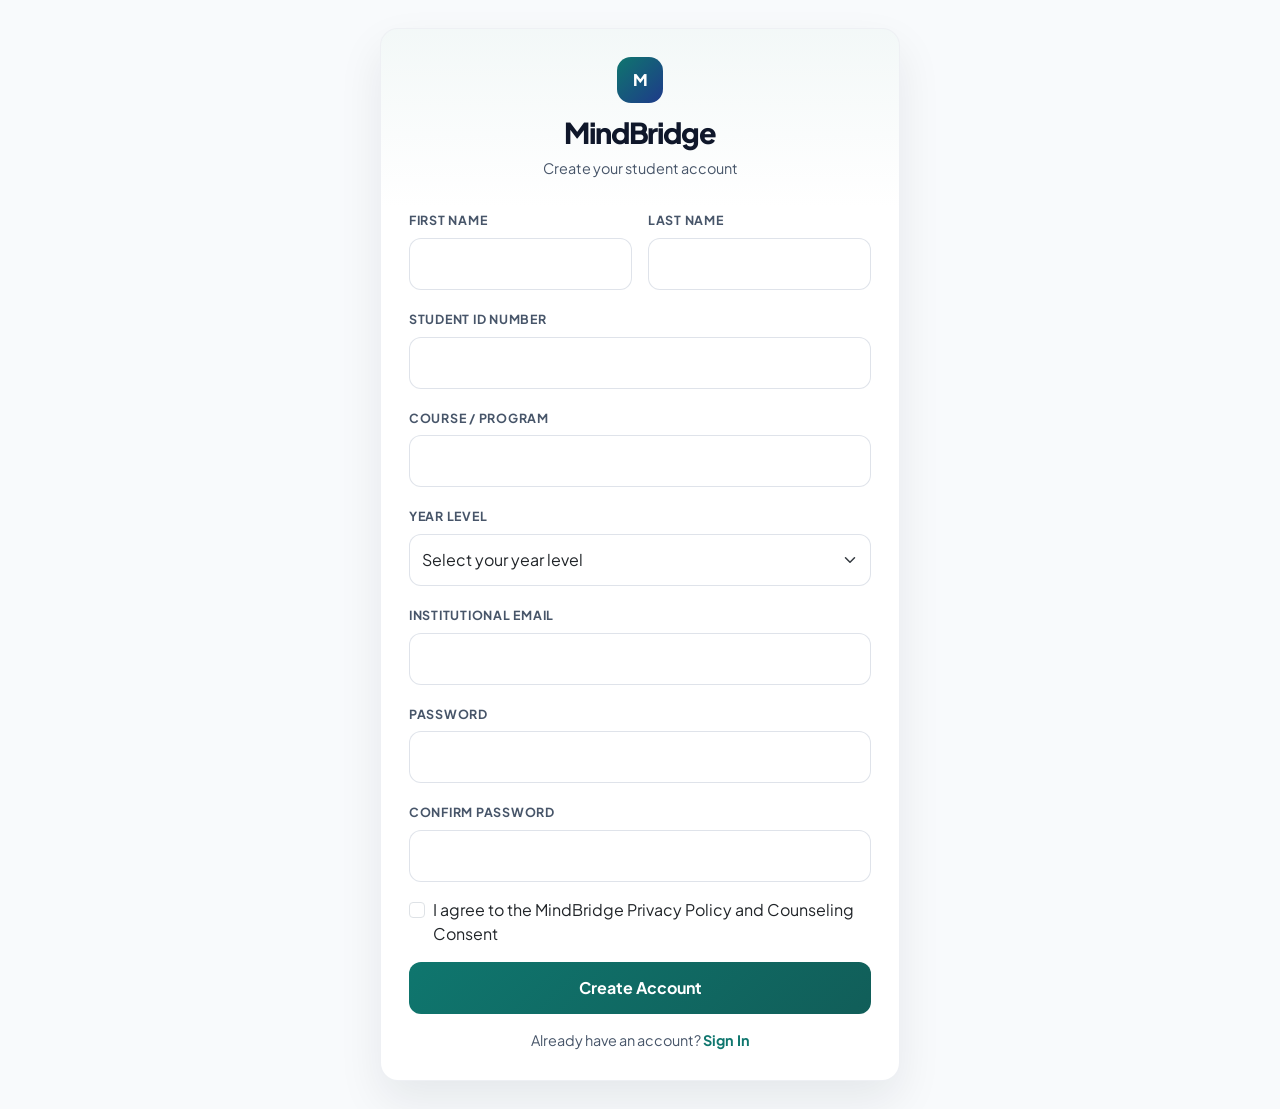
<file: frontend/student/register.html>
<!DOCTYPE html>
<html lang="en">
<head>
  <meta charset="UTF-8">
  <meta name="viewport" content="width=device-width, initial-scale=1.0">
  <title>MindBridge | Student Registration</title>
  <link rel="preconnect" href="https://fonts.googleapis.com">
  <link rel="preconnect" href="https://fonts.gstatic.com" crossorigin>
  <link href="https://fonts.googleapis.com/css2?family=Plus+Jakarta+Sans:wght@400;500;600;700;800&display=swap" rel="stylesheet">
  <link href="https://cdn.jsdelivr.net/npm/bootstrap@5.3.0/dist/css/bootstrap.min.css" rel="stylesheet">
  <style>
    body { min-height: 100vh; display: grid; place-items: center; padding: 28px 16px; background: #f8fafc; font-family: "Plus Jakarta Sans", "Segoe UI", sans-serif; }
    .register-card { width: min(100%, 520px); background: #fff; border: 1px solid rgba(148,163,184,.16); border-radius: 18px; box-shadow: 0 20px 45px rgba(15,23,42,.08); overflow: hidden; }
    .register-header { padding: 28px; text-align: center; background: linear-gradient(180deg, rgba(15,118,110,.05), #fff); }
    .brand-mark { width: 46px; height: 46px; display: grid; place-items: center; margin: 0 auto 12px; border-radius: 14px; color: #fff; background: linear-gradient(135deg,#0f766e,#1e3a8a); font-weight: 800; }
    h1 { margin: 0; color: #0f172a; font-size: 1.8rem; font-weight: 800; letter-spacing: -.04em; }
    .brand-subtitle { margin: 8px 0 0; color: #475569; font-size: .9rem; }
    .register-body { padding: 0 28px 28px; }
    .registration-message { display: none; margin: 0 0 18px; border-radius: 10px; font-size: .9rem; }
    .registration-message.is-visible { display: block; }
    .password-error { display: none; }
    .form-label { margin-bottom: 8px; color: #475569; font-size: .78rem; font-weight: 700; letter-spacing: .06em; text-transform: uppercase; }
    .form-control, .form-select { height: 52px; border: 1px solid rgba(148,163,184,.3); border-radius: 12px; }
    .form-control:focus, .form-select:focus { border-color: rgba(15,118,110,.5); box-shadow: 0 0 0 4px rgba(15,118,110,.12); }
    .btn-primary { width: 100%; height: 52px; border: 0; border-radius: 12px; background: linear-gradient(135deg,#0f766e,#115e59); font-weight: 700; }
    .loading-state { display: none; align-items: center; justify-content: center; gap: 8px; }
    .btn-primary.is-loading .normal-state { display: none; }
    .btn-primary.is-loading .loading-state { display: inline-flex; }
    .spinner-border { width: .9rem; height: .9rem; border-width: .12rem; }
    .signin-link { margin-top: 16px; text-align: center; color: #475569; font-size: .9rem; }
    .signin-link a { color: #0f766e; font-weight: 700; text-decoration: none; }
  </style>
</head>
<body>
  <main class="register-card">
    <header class="register-header"><div class="brand-mark">M</div><h1>MindBridge</h1><p class="brand-subtitle">Create your student account</p></header>
    <section class="register-body">
      <div id="registrationMessage" class="alert registration-message" role="alert" aria-live="polite"></div>
      <form id="studentRegisterForm" novalidate>
        <div class="row g-3 mb-3"><div class="col-md-6"><label for="firstName" class="form-label">First Name</label><input type="text" id="firstName" class="form-control" required></div><div class="col-md-6"><label for="lastName" class="form-label">Last Name</label><input type="text" id="lastName" class="form-control" required></div></div>
        <div class="mb-3"><label for="studentNumber" class="form-label">Student ID Number</label><input type="text" id="studentNumber" class="form-control" required></div>
        <div class="mb-3"><label for="course" class="form-label">Course / Program</label><input type="text" id="course" class="form-control" required></div>
        <div class="mb-3"><label for="yearLevel" class="form-label">Year Level</label><select id="yearLevel" class="form-select" required><option value="" selected disabled>Select your year level</option><option value="1">1st Year</option><option value="2">2nd Year</option><option value="3">3rd Year</option><option value="4">4th Year</option><option value="5">5th Year+</option></select></div>
        <div class="mb-3"><label for="email" class="form-label">Institutional Email</label><input type="email" id="email" class="form-control" required></div>
        <div class="mb-3"><label for="password" class="form-label">Password</label><input type="password" id="password" class="form-control" minlength="8" required></div>
        <div class="mb-3"><label for="confirmPassword" class="form-label">Confirm Password</label><input type="password" id="confirmPassword" class="form-control" required><span id="passwordError" class="text-danger password-error">Passwords do not match.</span></div>
        <div class="form-check mb-3"><input class="form-check-input" type="checkbox" id="consentCheck" required><label class="form-check-label" for="consentCheck">I agree to the MindBridge Privacy Policy and Counseling Consent</label></div>
        <button type="submit" class="btn btn-primary" id="registerButton"><span class="normal-state">Create Account</span><span class="loading-state"><span class="spinner-border" role="status" aria-hidden="true"></span>Creating Account...</span></button>
      </form>
      <div class="signin-link">Already have an account? <a href="?page=login">Sign In</a></div>
    </section>
  </main>
  <script>
    const form = document.getElementById('studentRegisterForm');
    const button = document.getElementById('registerButton');
    const password = document.getElementById('password');
    const confirmPassword = document.getElementById('confirmPassword');
    const passwordError = document.getElementById('passwordError');
    const registrationMessage = document.getElementById('registrationMessage');
    function showMessage(message, type) {
      registrationMessage.textContent = message;
      registrationMessage.className = 'alert registration-message is-visible alert-' + type;
    }

    function validatePasswords() {
      const matches = password.value && confirmPassword.value && password.value === confirmPassword.value;
      passwordError.style.display = matches || (!password.value && !confirmPassword.value) ? 'none' : 'block';
      return matches;
    }

    password.addEventListener('input', validatePasswords);
    confirmPassword.addEventListener('input', validatePasswords);

    form.addEventListener('submit', function(event) {
      event.preventDefault();
      if (!form.checkValidity()) {
        form.reportValidity();
        return;
      }
      if (!validatePasswords()) {
        confirmPassword.focus();
        return;
      }
      if (!/^[^\s@]+@[^\s@]+\.\S+$/.test(document.getElementById('email').value.trim())) {
        showMessage('Please use a valid university email address.', 'danger');
        return;
      }
      if (typeof google === 'undefined' || !google.script || !google.script.run) {
        showMessage('Registration is available from the deployed MindBridge web app.', 'danger');
        return;
      }

      button.disabled = true;
      button.classList.add('is-loading');
      google.script.run.withSuccessHandler(function(result) {
        if (result && result.success) {
          showMessage(result.message || 'Account created successfully!', 'success');
          setTimeout(function() { UI.navigateToPage('login'); }, 1500);
          return;
        }
        button.disabled = false;
        button.classList.remove('is-loading');
        showMessage(result && result.error ? result.error : 'Registration failed. Please try again.', 'danger');
      }).withFailureHandler(function(error) {
        button.disabled = false;
        button.classList.remove('is-loading');
        showMessage(error && error.message ? error.message : 'Registration failed. Please try again.', 'danger');
      }).registerStudent({
        email: document.getElementById('email').value.trim(),
        password: password.value,
        studentNumber: document.getElementById('studentNumber').value.trim(),
        firstName: document.getElementById('firstName').value.trim(),
        lastName: document.getElementById('lastName').value.trim(),
        course: document.getElementById('course').value.trim(),
        yearLevel: document.getElementById('yearLevel').value
      });
    });
  </script>
</body>
</html>
</file>
